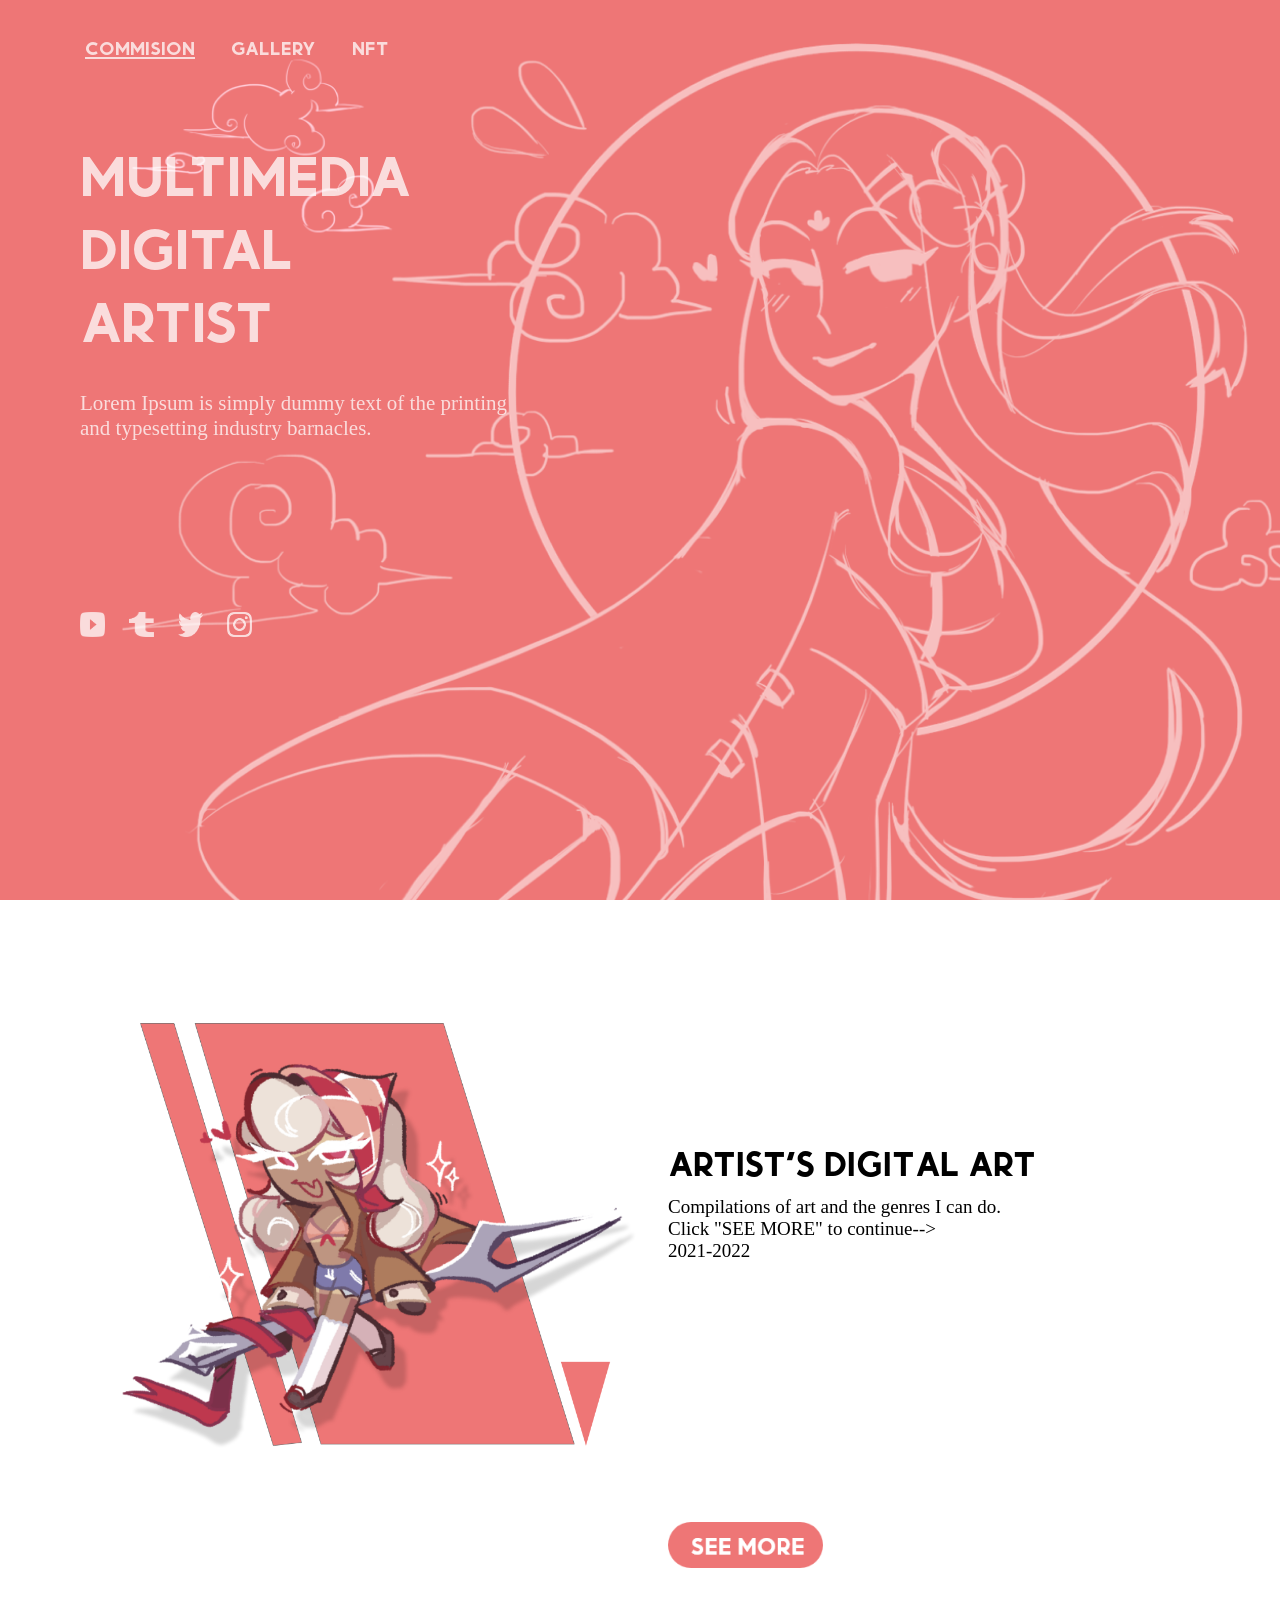
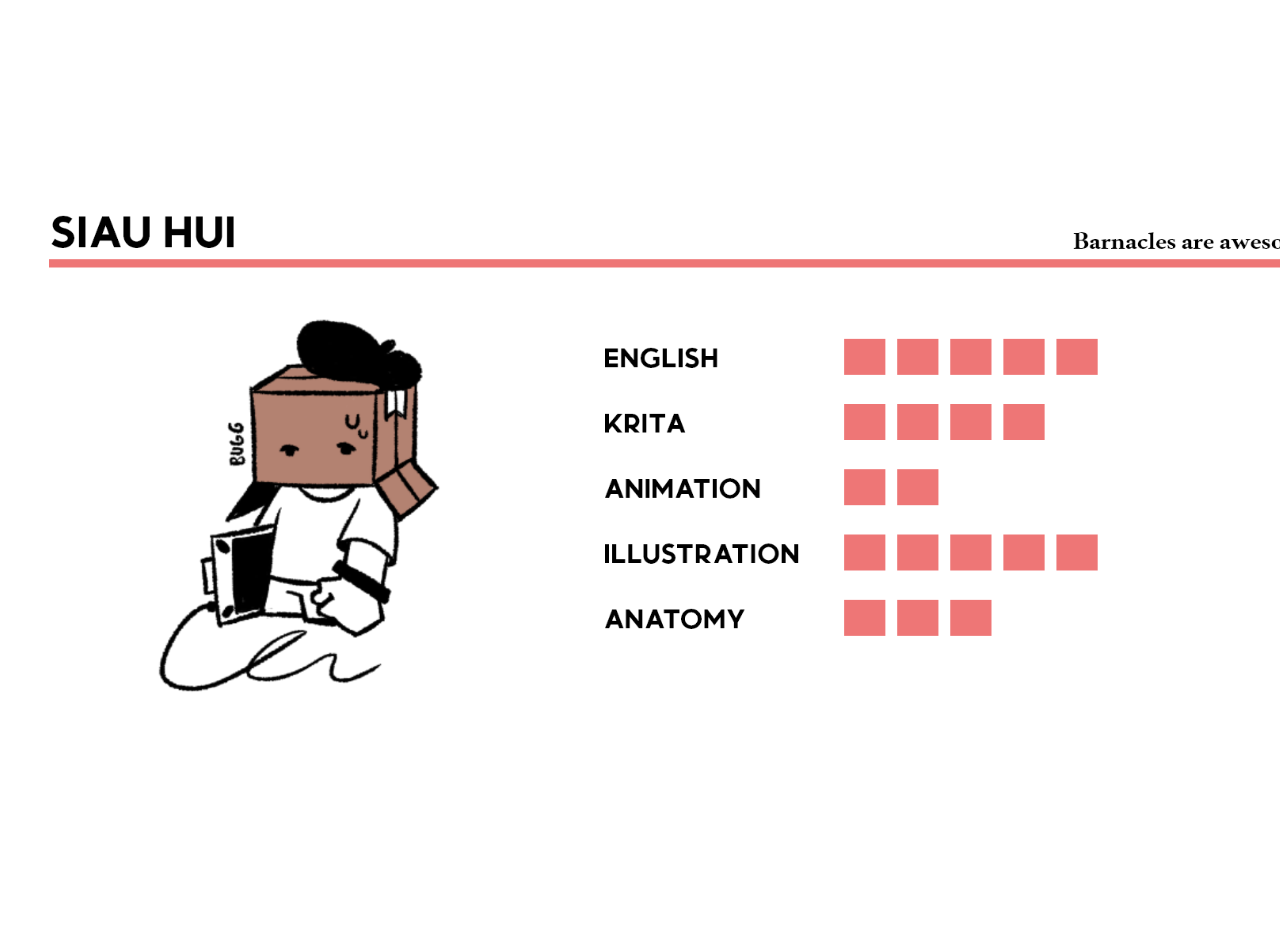
<file: index.html>
<html lang="en">
<head>
    <meta charset="UTF-8">
    <meta http-equiv="X-UA-Compatible" content="IE=edge">
    <meta name="viewport" content="width=device-width, initial-scale=1.0">
    <title>Bugger Portfolio</title>
    <link rel="stylesheet" href="Portfol.css">
</head>
<body>
    <nav class="navigasi">
        <div class="menu">
            <ul>
                <li><u>Commision</u></li>
                <li>Gallery</li>
                <li>NFT</li>
            </ul>
        </div>
    </nav>
    <header class="headline-first">
        <div class="text">
            <ul class="headline">
                <li>MULTIMEDIA</li>
                <li>DIGITAL</li>
                <li>ARTIST</li>
            </ul>
            <div class="deskripsi">Lorem Ipsum is simply dummy text of the printing<br/> and typesetting industry barnacles.</div>
            <div class="logo">
                <a href="" ><img src="yt.png" alt=""></a>
                <a href=""; class="tumblr"><img src="tmblr.png"></a>
                <a href=""><img src="twt.png" alt=""></a>
                <a href="https://www.instagram.com/johnnkneeboyi/?hl=en"><img src="isnta.png" alt=""></a>
            </div>
    </header>
    <div class="putih">
        <img src="Group 11.png" alt="">
        <div class="title">Artist's Digital Art</div>
        <div class="desc">Compilations of art and the genres I can do. <br>Click "SEE MORE" to continue--><br>2021-2022</div>
    </div>
    <div class="seemore">
        <a href="ArtCase.html" ><img src="Group 8.png" alt=""></a>
    </div>
    <div class="putih2">
        <img src="Group 18.png" alt="">
    </div>
</body>
</file>
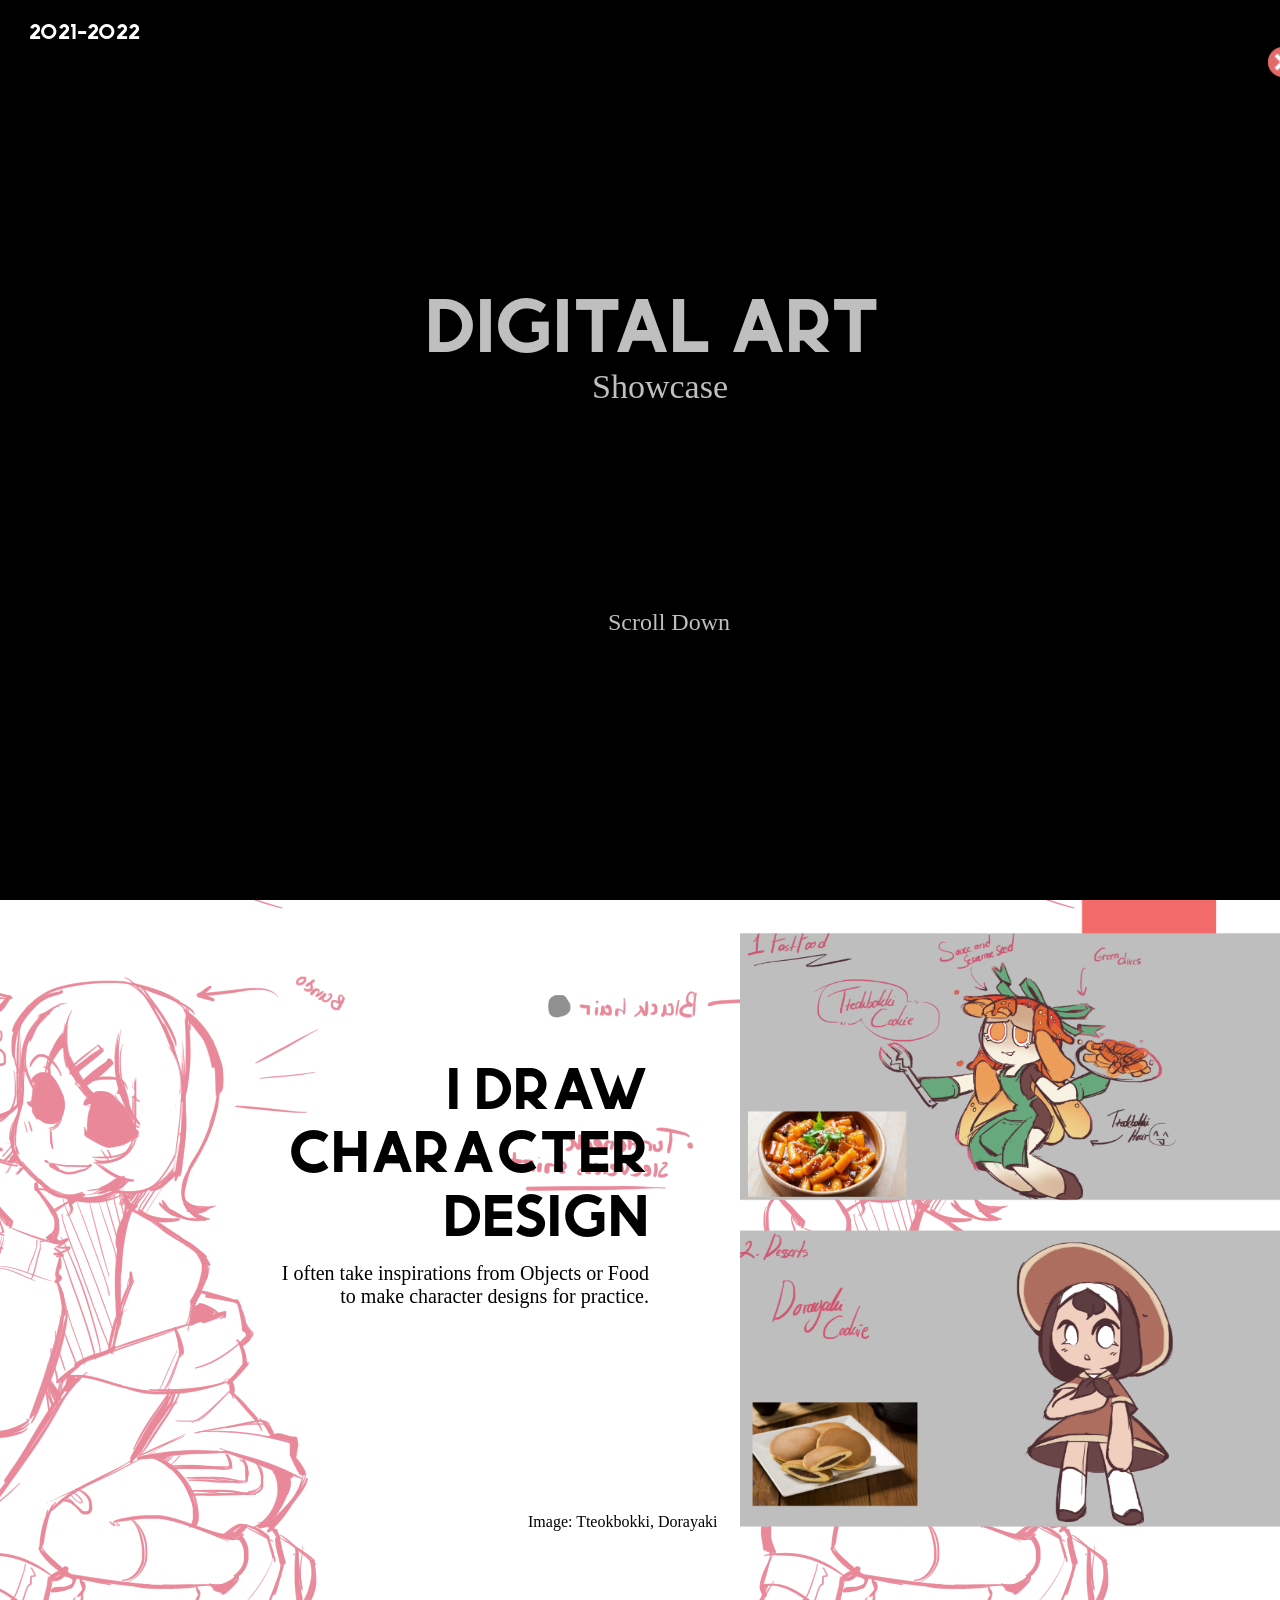
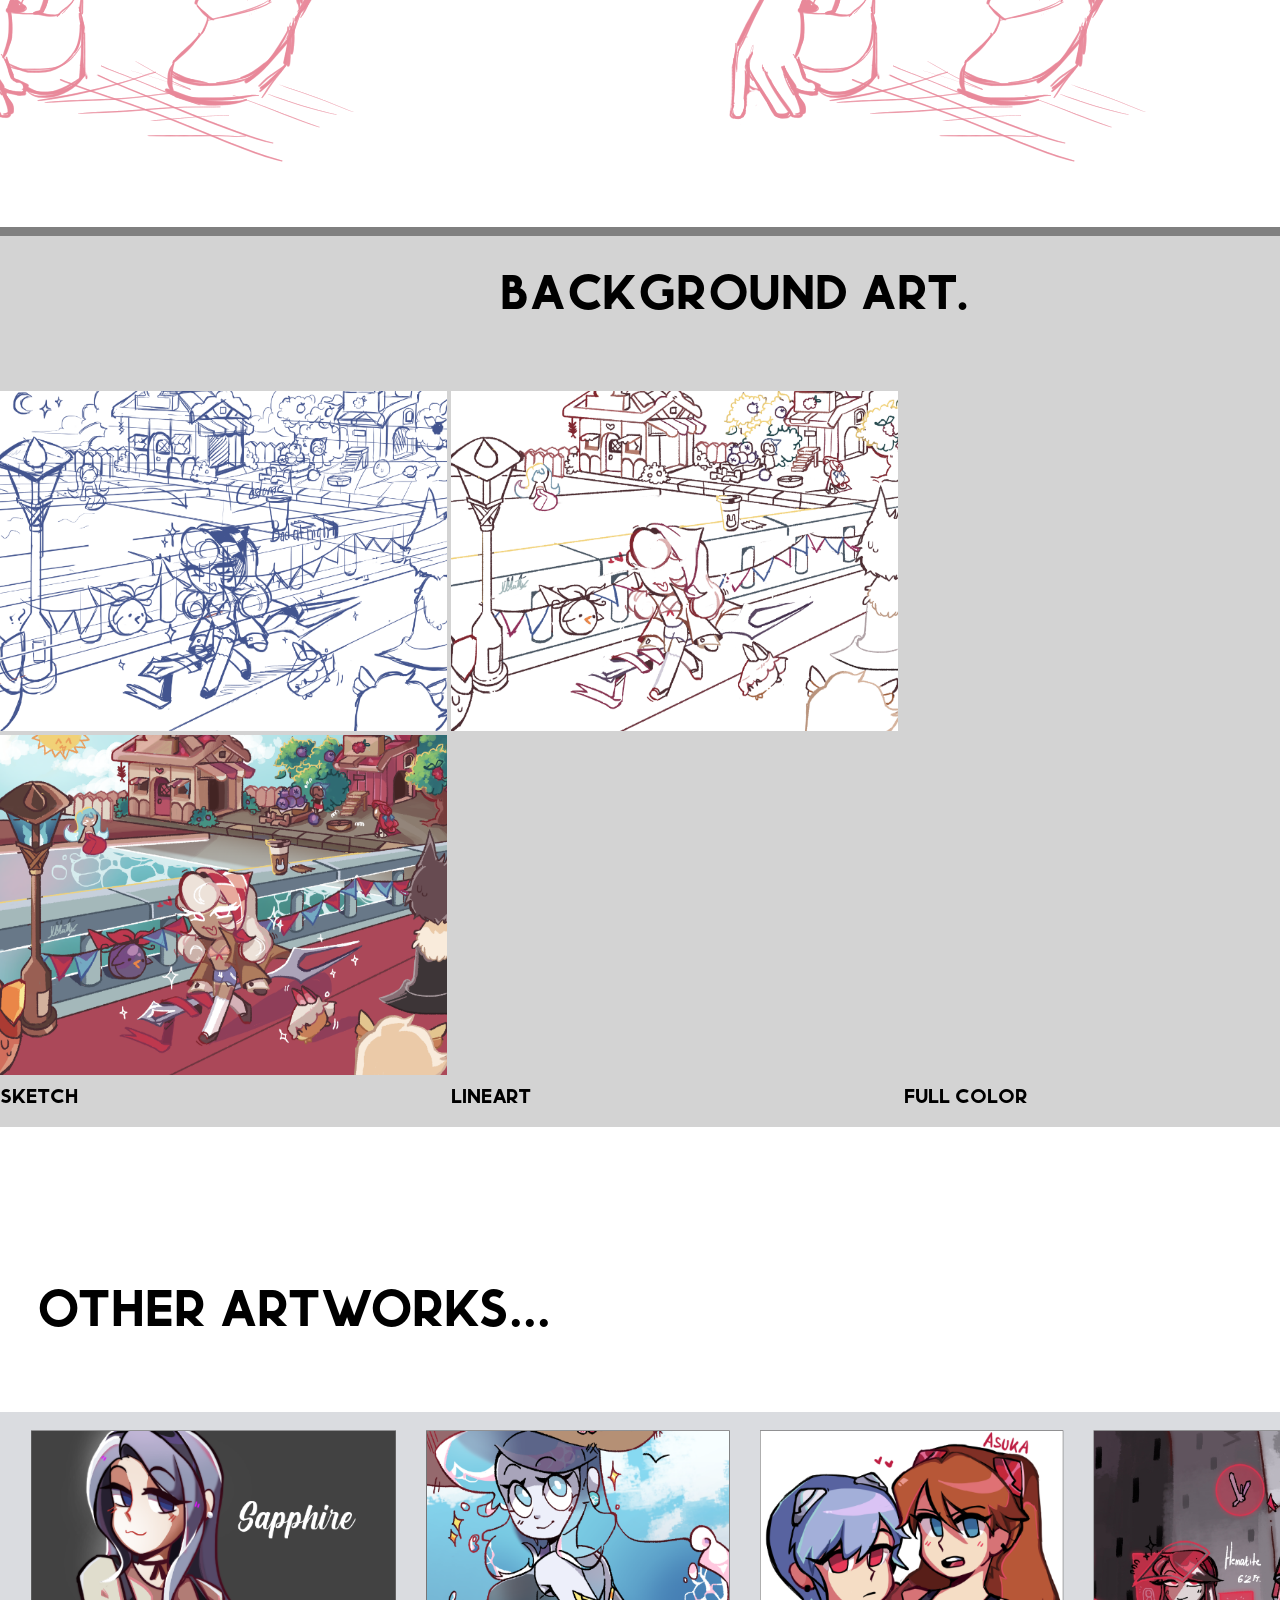
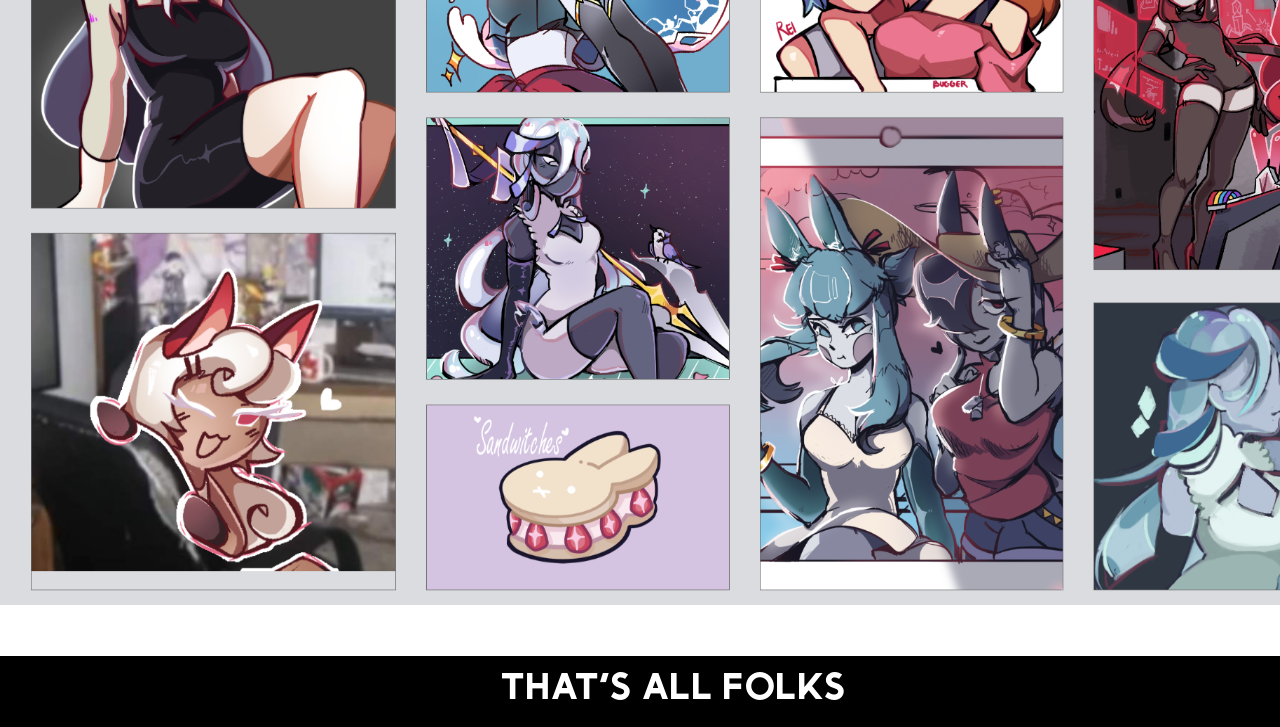
<file: ArtCase.html>
<html lang="en">
<head>
    <meta charset="UTF-8">
    <meta http-equiv="X-UA-Compatible" content="IE=edge">
    <meta name="viewport" content="width=device-width, initial-scale=1.0">
    <title>Bugger Portfolio</title>
    <link rel="stylesheet" href="ArtCase.Css">
</head>
<body>
    <nav class="navigasi">
        <div class="TopBar">
            2021-2022
        </div>
        <a href="index.html" ><img src="Group 13.png" alt=""></a>
    </nav>
    <header class="headline-first">
        <div class="text">
            <ul class="headline">
                <li>DIGITAL ART</li>
            </ul>
            <div class="deskripsi">Showcase</div>
            <div class="logo"> Scroll Down</div>
    </header>
    <div class="Box1">
        <img src="Group 15.png" alt="">
        <p class="text1"> I draw </br> character </br>design</p>
        <p class="text2">I often take inspirations from Objects or Food </br>
            to make character designs for practice.  </p>
        <p class="text3">Image: Tteokbokki, Dorayaki </p>
    </div>
    <div class="Box2">
        <div class="greyline"></div>
        <p class="BGART">Background Art.</p>
        <div class="row">
            <div class="column">
              <img src="sketchCakeyCostu.png">
              <img src="ggjhCakeyCostu.png">
              <img src="CakeyCostu.png">
            </div>
    </div>
    <div class="box3">
        <div class="meno">
            <ul>
                <li class="sk">Sketch</li>
                <li class="ln">Lineart</li>
                <li class="fc">Full Color</li>
            </ul>
        </div>
        <p class="lastone">OTHER ARTWORKS...</p>
        <img src="Boi.png">
        <footer class="Foot">
            <p>That's all folks</p>
        </footer>
    </div>
</file>
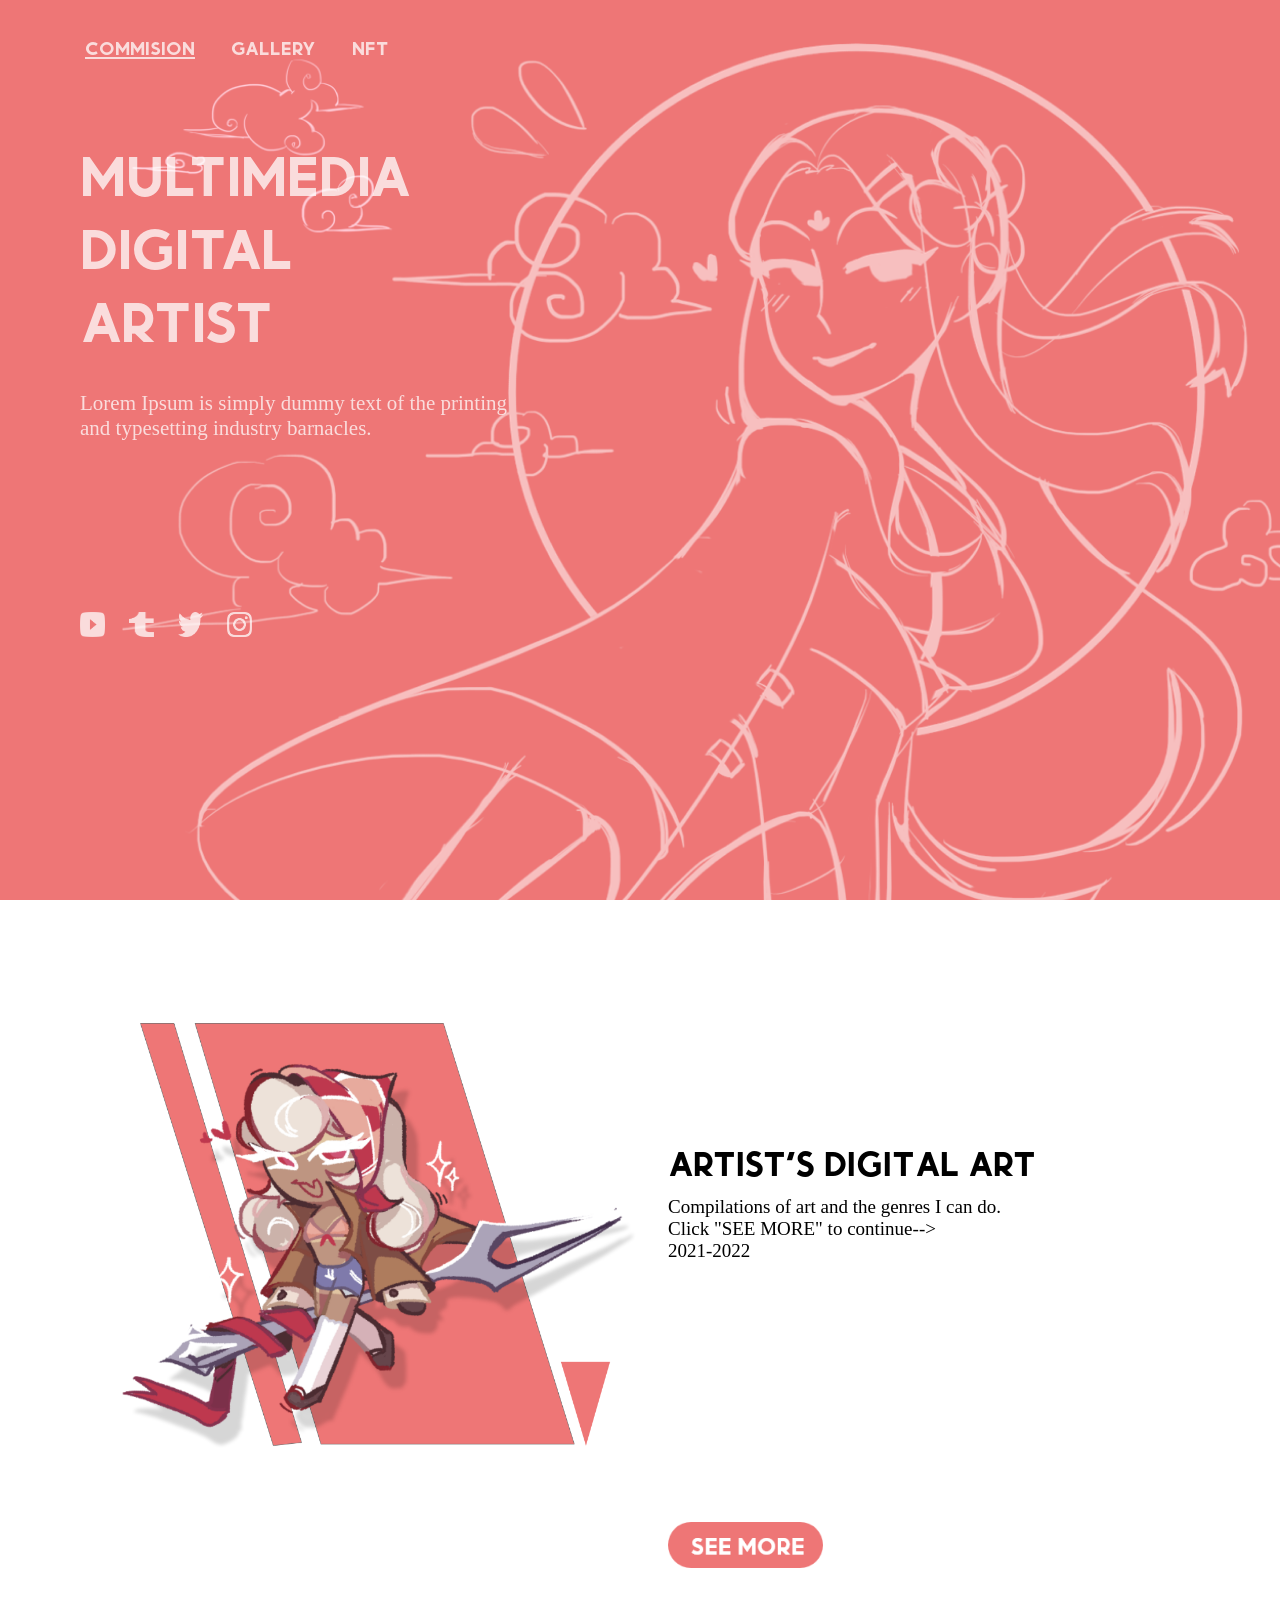
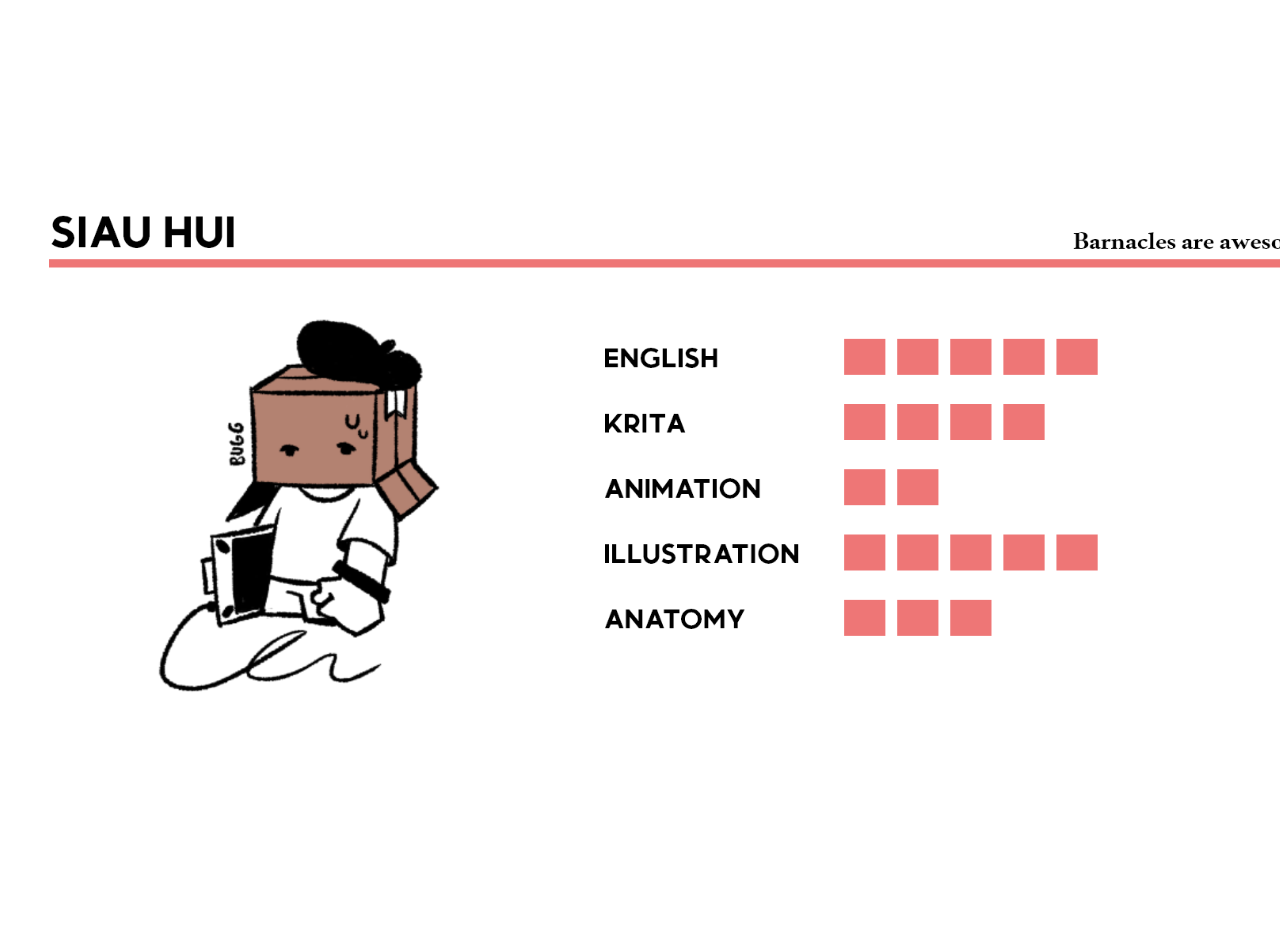
<file: Portfol.html>
<html lang="en">
<head>
    <meta charset="UTF-8">
    <meta http-equiv="X-UA-Compatible" content="IE=edge">
    <meta name="viewport" content="width=device-width, initial-scale=1.0">
    <title>Bugger Portfolio</title>
    <link rel="stylesheet" href="Portfol.css">
</head>
<body>
    <nav class="navigasi">
        <div class="menu">
            <ul>
                <li><u>Commision</u></li>
                <li>Gallery</li>
                <li>NFT</li>
            </ul>
        </div>
    </nav>
    <header class="headline-first">
        <div class="text">
            <ul class="headline">
                <li>MULTIMEDIA</li>
                <li>DIGITAL</li>
                <li>ARTIST</li>
            </ul>
            <div class="deskripsi">Lorem Ipsum is simply dummy text of the printing<br/> and typesetting industry barnacles.</div>
            <div class="logo">
                <a href="" ><img src="yt.png" alt=""></a>
                <a href=""; class="tumblr"><img src="tmblr.png"></a>
                <a href=""><img src="twt.png" alt=""></a>
                <a href="https://www.instagram.com/johnnkneeboyi/?hl=en"><img src="isnta.png" alt=""></a>
            </div>
    </header>
    <div class="putih">
        <img src="Group 11.png" alt="">
        <div class="title">Artist's Digital Art</div>
        <div class="desc">Compilations of art and the genres I can do. <br>Click "SEE MORE" to continue--><br>2021-2022</div>
    </div>
    <div class="seemore">
        <a href="ArtCase.html" ><img src="Group 8.png" alt=""></a>
    </div>
    <div class="putih2">
        <img src="Group 18.png" alt="">
    </div>
</body>
</file>
<file: Portfol.css>
@font-face {
    font-family: Momcake;
    src: url(Momcake-Bold.otf);
}
body{
    margin: auto;
}
ul{
    list-style: none;
    margin: auto;
    padding: 0;
}
.logo h1{
    margin: auto;
}
.navigasi {
    position: absolute;
    color: white;
}
.topbar{
    padding-right: 50px;
    margin-right: 3px;
    font-family: Momcake;
    font-size: 24px;
    display: flex;
}
.headline li{
    margin-bottom: -10px;
}

.menu ul{
    display: flex;
    font-weight: bold;
    padding-top: 15px;
}
.menu {
    padding-left: 65px;
    padding-top: 19px;
    padding-bottom: 19px;
    opacity: 75%;
}
.menu li{
    padding-right: 13px;
    margin-right: 3px;
    padding-left: 20px;
    font-family: Momcake;
    font-size: 25px;
    color: white;
}
.headline-first {
    background-image: url(bhjkkjl.png);
    width: 100%;
    display: flex;
    height: 100vh;
    background-position: right;
    background-size: cover
}
.headline{
    font-size: 76px;
    font-weight: bold;
    font-family: Momcake;
    color: white;
    margin-top: 132px;
}
.text{
    position: absolute;
    color: black;
    opacity: 75%;
    padding-left: 80px;
}
.deskripsi{
    color: white;
    font-size: 21px;
    padding-top: 40px;
}
.container {
    padding: 100px;
}
.logo {
    padding-top: 171px;
}
.logo img{
    width:25px;
    height: 25px;
    padding-right: 15pt;
}
.putih{
    width: 100%;
    height: 100%
}
.putih img{
    width: 579px;
    height: 470.195px;
    margin-top: 123;
    margin-left: 81.4;
}
.title {
    font-family: Momcake;
    margin-top: -356px;
    font-size: 46px;
    padding-bottom: 9;
    margin-left: 668px;
}
.desc {
    font-size: 19px;
    margin-left: 668px;
}
.seemore img{
    height: 46px;
    margin-top :-278px;
    padding-bottom: 47px;
    margin-left: 668px;
}
.putih2 {
    width: 100%;
    height: 83%
}
.putih2 img {
    height: 501px;
    width: 1268px;
    padding-left: 49px;
}
</file>
<file: ArtCase.Css>
@font-face {
    font-family: Momcake;
    src: url(Momcake-Bold.otf);
}
body{
    margin: auto;
}
ul{
    list-style: none;
    margin: auto;
    padding: 0;
}
.logo h1{
    margin: auto;
}
.navigasi {
    position: absolute;
    color: white;
}
.topbar{
    font-family: Momcake;
    font-size: 28px;
    display: flex;
    padding-top: 16px;
    padding-left: 29px;
}
.headline li {
    margin-bottom: -10px;
}
.menu ul{
    display: flex;
    font-weight: bold;
    padding-top: 15px;
}
.menu {
    padding-left: 65px;
    padding-top: 19px;
    padding-bottom: 19px;
    opacity: 75%;
}
.menu li{
    padding-right: 13px;
    margin-right: 3px;
    padding-left: 20px;
    font-family: Momcake;
    font-size: 25px;
    color: white;
}
.headline-first {
    background-color: black;
    width: 100%;
    display: flex;
    height: 100vh;
    background-position: right;
    background-size: cover
}
.headline {
    color: white;
    margin-top: 266px;
    font-family: Momcake;
    font-size: 102px;
    padding-left: 345px;
}
.text{
    position: absolute;
    color: black;
    opacity: 75%;
    padding-left: 80px;
}
.deskripsi{
    padding-left: 512px;
    color: white;
    font-size: 34px;
    padding-top: 1px;
}
.container {
    padding: 100px;
}
.Box1 {
    background-image: url(emma\ comeback.png);
    width: 100%;
    height: 103vh;
    background-position: right;
}
.Box1 img{
    margin-bottom: 49px;
    width: 562px;
    height: 627.195px;
    margin-left: 81.4;
    padding-left: 659px;
}
.text1 {
    text-align: right;
    margin-top: -522px;
    margin-left: -504.6px;
    font-size: 79px;
    line-height: 0.8;
    font-family: 'Momcake';
    padding-right: 631px;
}
.text2 {
    margin-top: -61px;
    text-align: right;
    margin-left: -504.6px;
    padding-right: 631px;
    font-size: 20px;
}
.logo {
    padding-left: 528px;
    color: white;
    padding-top: 203px;
    font-size: 24px;
}
.navigasi img{
    padding-left: 1268px;
    height: 30;
}
.text3 {
    padding-left: 528px;
    padding-top: 185px;
}
.Emma {
    padding-top: -90;
}
.Box2{
    background-color: lightgray;
    width: 100%;
    height: 100vh;
}
.BGART {
    font-size: 66px;
    font-family: Momcake;
    padding-left: 500px;
    margin-top: 17px;
}
.greyline {
    background-color: gray;
    height: 9px;
    width: 100%;
}
.grey1 {
    background-color: lightgray;
}
.column img {
    height: 340px;
    width: 447px;
  }
.box3 {
    width: 100%;
    height: 100vh;
}
.Box3 img{
    height: 793px;
    width: 1397px;
}
.meno ul{
    font-size: 27;
    display: flex;
    font-family:Momcake;
    font-weight: bold;
    padding-top: 5px;
}
.meno li{
    padding-right: 13px;
    margin-right: 3px;
}
.ln {
    padding-left: 357px;
}
.fc {
    padding-left: 357px;
}
.lastone {
    font-size: 69px;
    font-family: 'Momcake';
    padding-top: 90;
    padding-left: 37px;  
}
.foot {
    background-color: black;
    height: 71px;
    width: 1400px;
}
footer p{
    padding-left: 500px;
    font-size: 40;
    color: white;
    font-size: 51px;
    font-family: 'Momcake';
}
</file>
